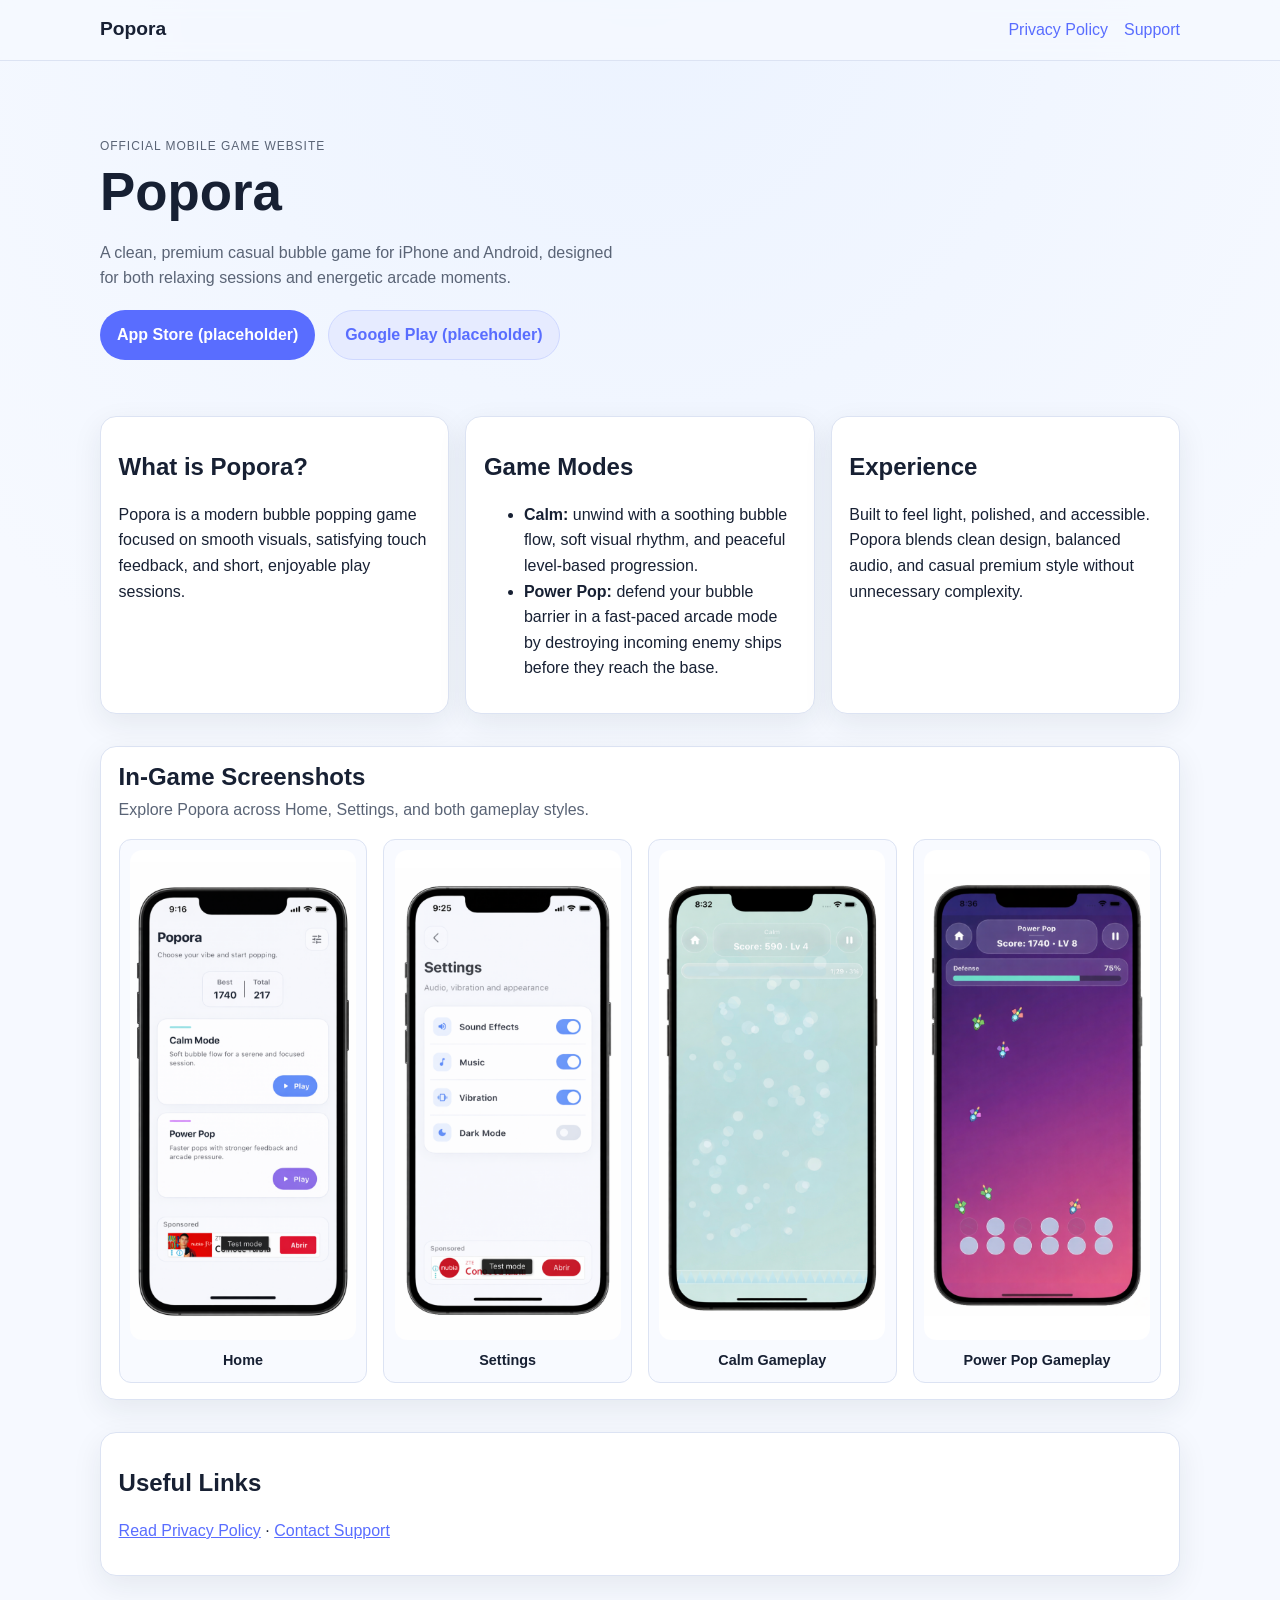
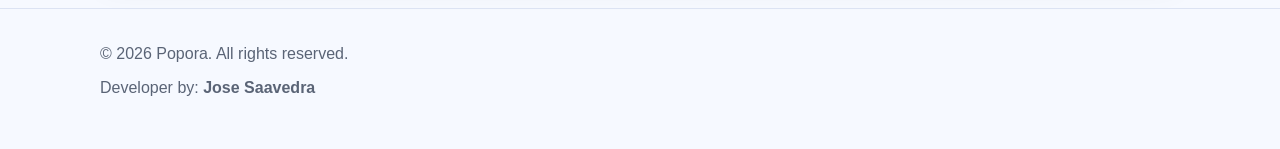
<file: index.html>
<!DOCTYPE html>
<html lang="en">
  <head>
    <meta charset="UTF-8" />
    <meta name="viewport" content="width=device-width, initial-scale=1.0" />
    <meta
      name="description"
      content="Popora is a premium casual mobile bubble game with two play styles: Calm and Power Pop."
    />
    <title>Popora | Official Website</title>
    <link rel="icon" href="assets/icons/favicon.svg" type="image/svg+xml" />
    <link rel="shortcut icon" href="assets/icons/favicon.svg" type="image/svg+xml" />
    <link rel="stylesheet" href="css/styles.css" />
  </head>
  <body>
    <header class="site-header">
      <nav class="container nav">
        <a class="brand" href="index.html">Popora</a>
        <div class="nav-links">
          <a href="privacy.html">Privacy Policy</a>
          <a href="support.html">Support</a>
        </div>
      </nav>
    </header>

    <main>
      <section class="hero container">
        <p class="eyebrow">Official Mobile Game Website</p>
        <h1>Popora</h1>
        <p class="lead">
          A clean, premium casual bubble game for iPhone and Android, designed for
          both relaxing sessions and energetic arcade moments.
        </p>
        <div class="cta-row">
          <a class="button" href="https://apps.apple.com/REPLACE_WITH_APPLE_LINK" target="_blank" rel="noopener">App Store (placeholder)</a>
          <a class="button button-secondary" href="https://play.google.com/store/apps/details?id=REPLACE_WITH_ANDROID_PACKAGE" target="_blank" rel="noopener">Google Play (placeholder)</a>
        </div>
      </section>

      <section class="container card-grid" aria-label="About Popora sections">
        <article class="card">
          <h2>What is Popora?</h2>
          <p>
            Popora is a modern bubble popping game focused on smooth visuals,
            satisfying touch feedback, and short, enjoyable play sessions.
          </p>
        </article>
        <article class="card">
          <h2>Game Modes</h2>
          <ul>
            <li><strong>Calm:</strong> unwind with a soothing bubble flow, soft visual rhythm, and peaceful level-based progression.</li>
            <li><strong>Power Pop:</strong> defend your bubble barrier in a fast-paced arcade mode by destroying incoming enemy ships before they reach the base.</li>
          </ul>
        </article>
        <article class="card">
          <h2>Experience</h2>
          <p>
            Built to feel light, polished, and accessible. Popora blends clean design,
            balanced audio, and casual premium style without unnecessary complexity.
          </p>
        </article>
      </section>

      <section class="container screenshots" aria-label="Popora screenshots">
        <div class="section-heading">
          <h2>In-Game Screenshots</h2>
          <p>Explore Popora across Home, Settings, and both gameplay styles.</p>
        </div>
        <div class="screenshot-grid">
          <figure class="screenshot-card">
            <img src="assets/images/home-1290x2796.png" alt="Popora home screen" loading="lazy" />
            <figcaption>Home</figcaption>
          </figure>
          <figure class="screenshot-card">
            <img src="assets/images/settings-1290x2796.png" alt="Popora settings screen" loading="lazy" />
            <figcaption>Settings</figcaption>
          </figure>
          <figure class="screenshot-card">
            <img src="assets/images/game-calm-1290x2796.png" alt="Popora calm gameplay mode" loading="lazy" />
            <figcaption>Calm Gameplay</figcaption>
          </figure>
          <figure class="screenshot-card">
            <img src="assets/images/game-power-pop-1290x2796.png" alt="Popora power pop gameplay mode" loading="lazy" />
            <figcaption>Power Pop Gameplay</figcaption>
          </figure>
        </div>
      </section>

      <section class="container quick-links">
        <h2>Useful Links</h2>
        <p>
          <a href="privacy.html">Read Privacy Policy</a> ·
          <a href="support.html">Contact Support</a>
        </p>
      </section>
    </main>

    <footer class="site-footer">
      <div class="container">
        <p>© <span id="year"></span> Popora. All rights reserved.</p>
        <p class="footer-meta">Developer by: <strong>Jose Saavedra</strong></p>
      </div>
    </footer>

    <script src="js/main.js"></script>
  </body>
</html>
</file>
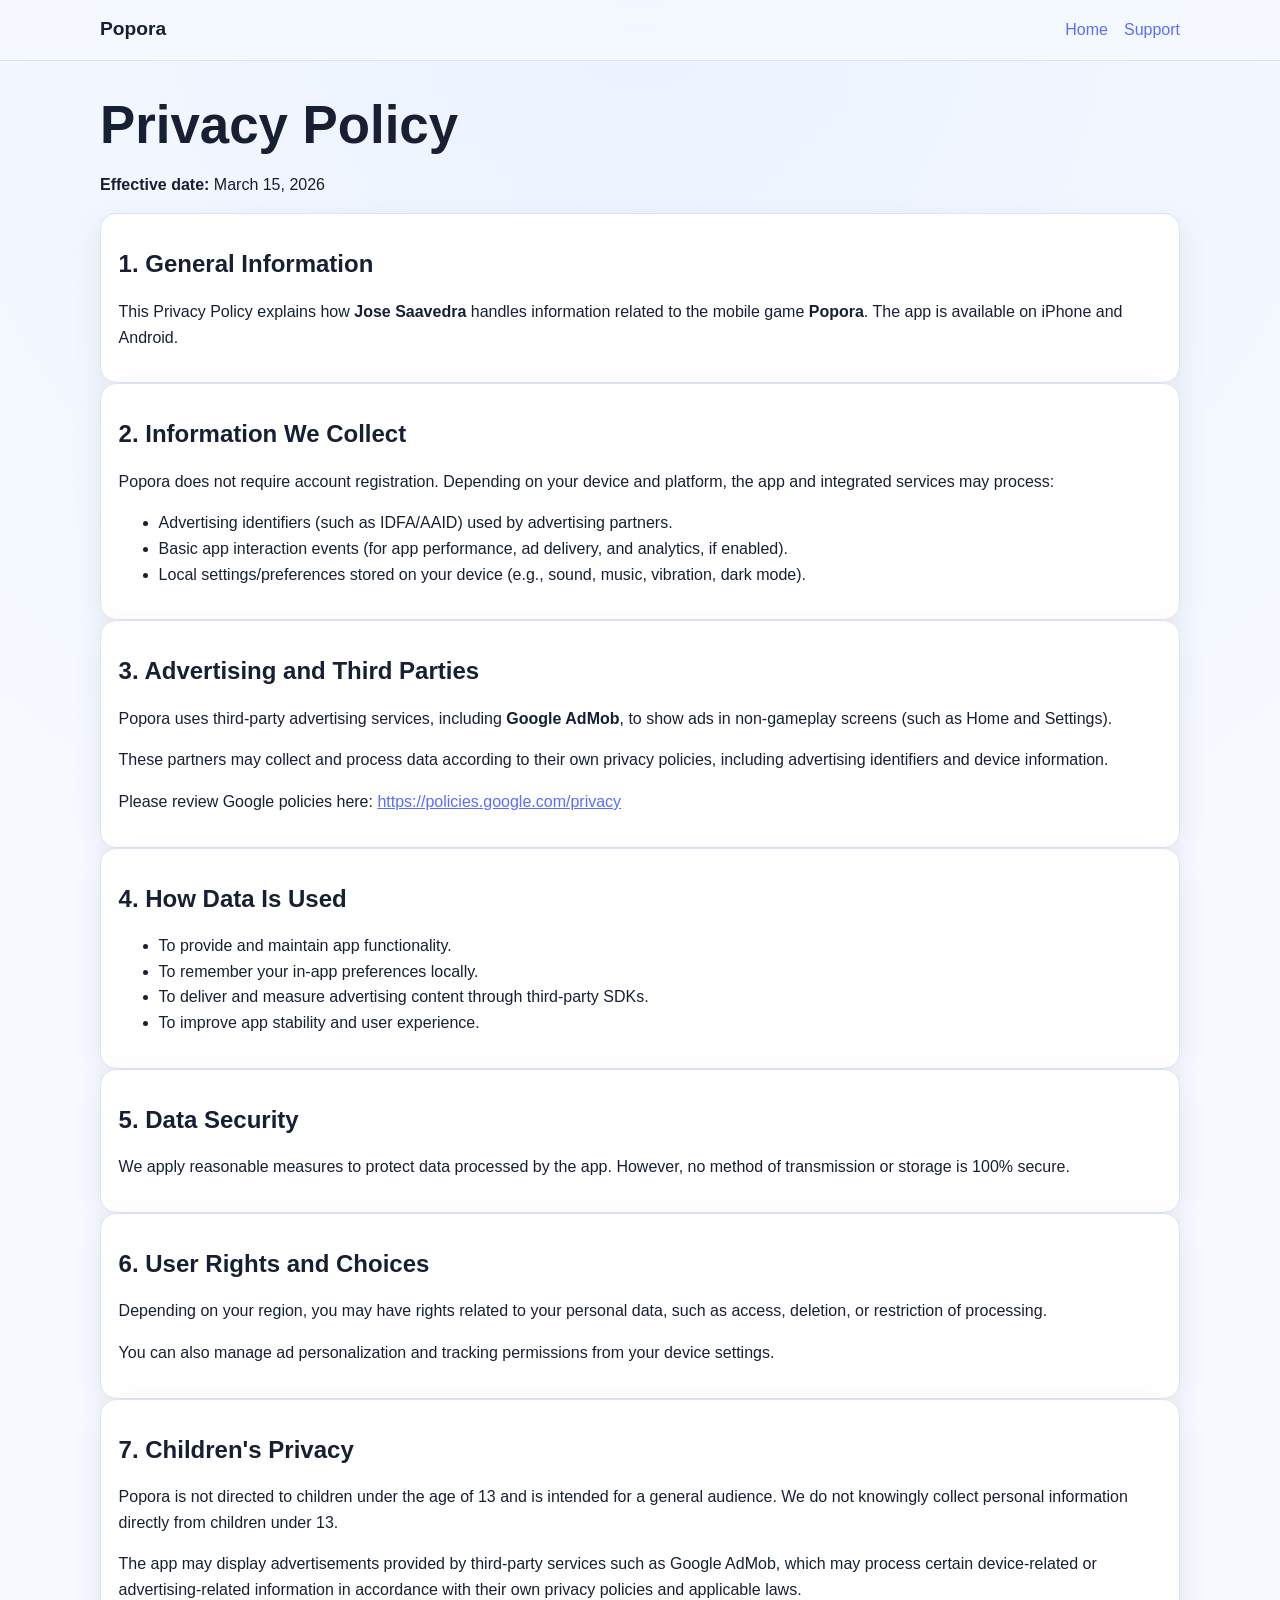
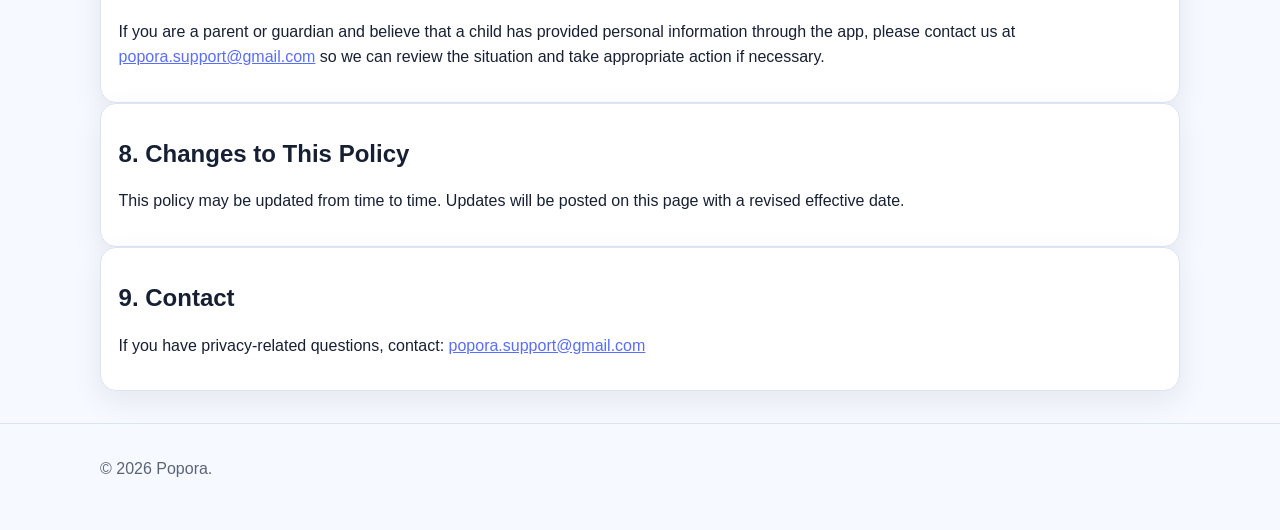
<file: privacy.html>
<!DOCTYPE html>
<html lang="en">
  <head>
    <meta charset="UTF-8" />
    <meta name="viewport" content="width=device-width, initial-scale=1.0" />
    <meta name="description" content="Popora privacy policy." />
    <title>Popora | Privacy Policy</title>
    <link rel="icon" href="assets/icons/favicon.svg" type="image/svg+xml" />
    <link rel="shortcut icon" href="assets/icons/favicon.svg" type="image/svg+xml" />
    <link rel="stylesheet" href="css/styles.css" />
  </head>
  <body>
    <header class="site-header">
      <nav class="container nav">
        <a class="brand" href="index.html">Popora</a>
        <div class="nav-links">
          <a href="index.html">Home</a>
          <a href="support.html">Support</a>
        </div>
      </nav>
    </header>

    <main class="container legal-page">
      <h1>Privacy Policy</h1>
      <p><strong>Effective date:</strong> March 15, 2026</p>

      <section>
        <h2>1. General Information</h2>
        <p>
          This Privacy Policy explains how <strong>Jose Saavedra</strong>
          handles information related to the mobile game <strong>Popora</strong>.
          The app is available on iPhone and Android.
        </p>
      </section>

      <section>
        <h2>2. Information We Collect</h2>
        <p>Popora does not require account registration. Depending on your device and platform, the app and integrated services may process:</p>
        <ul>
          <li>Advertising identifiers (such as IDFA/AAID) used by advertising partners.</li>
          <li>Basic app interaction events (for app performance, ad delivery, and analytics, if enabled).</li>
          <li>Local settings/preferences stored on your device (e.g., sound, music, vibration, dark mode).</li>
        </ul>
      </section>

      <section>
        <h2>3. Advertising and Third Parties</h2>
        <p>
          Popora uses third-party advertising services, including <strong>Google AdMob</strong>,
          to show ads in non-gameplay screens (such as Home and Settings).
        </p>
        <p>
          These partners may collect and process data according to their own privacy policies,
          including advertising identifiers and device information.
        </p>
        <p>
          Please review Google policies here:
          <a href="https://policies.google.com/privacy" target="_blank" rel="noopener">https://policies.google.com/privacy</a>
        </p>
      </section>

      <section>
        <h2>4. How Data Is Used</h2>
        <ul>
          <li>To provide and maintain app functionality.</li>
          <li>To remember your in-app preferences locally.</li>
          <li>To deliver and measure advertising content through third-party SDKs.</li>
          <li>To improve app stability and user experience.</li>
        </ul>
      </section>

      <section>
        <h2>5. Data Security</h2>
        <p>
          We apply reasonable measures to protect data processed by the app.
          However, no method of transmission or storage is 100% secure.
        </p>
      </section>

      <section>
        <h2>6. User Rights and Choices</h2>
        <p>Depending on your region, you may have rights related to your personal data, such as access, deletion, or restriction of processing.</p>
        <p>
          You can also manage ad personalization and tracking permissions from your device settings.
        </p>
      </section>

      <section>
        <h2>7. Children's Privacy</h2>
        <p>
          Popora is not directed to children under the age of 13 and is intended for a general audience.
          We do not knowingly collect personal information directly from children under 13.
        </p>
        <p>
          The app may display advertisements provided by third-party services such as Google AdMob, which
          may process certain device-related or advertising-related information in accordance with their own
          privacy policies and applicable laws.
        </p>
        <p>
          If you are a parent or guardian and believe that a child has provided personal information through
          the app, please contact us at <a href="mailto:popora.support@gmail.com">popora.support@gmail.com</a> so we can review the situation and take
          appropriate action if necessary.
        </p>
      </section>

      <section>
        <h2>8. Changes to This Policy</h2>
        <p>
          This policy may be updated from time to time. Updates will be posted on this page
          with a revised effective date.
        </p>
      </section>

      <section>
        <h2>9. Contact</h2>
        <p>
          If you have privacy-related questions, contact:
          <a href="mailto:popora.support@gmail.com">popora.support@gmail.com</a>
        </p>
      </section>
    </main>

    <footer class="site-footer">
      <div class="container">
        <p>© <span id="year"></span> Popora.</p>
      </div>
    </footer>

    <script src="js/main.js"></script>
  </body>
</html>
</file>
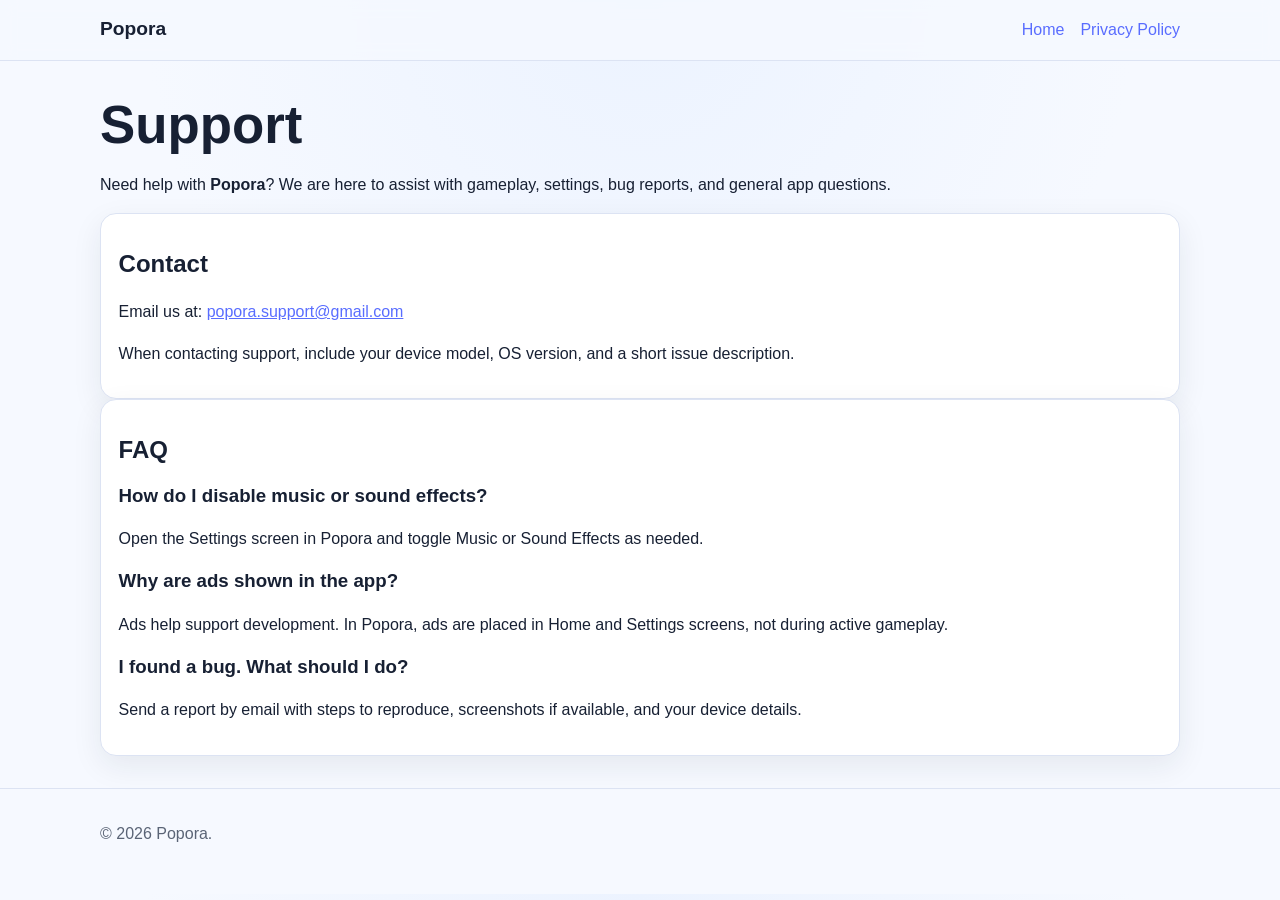
<file: support.html>
<!DOCTYPE html>
<html lang="en">
  <head>
    <meta charset="UTF-8" />
    <meta name="viewport" content="width=device-width, initial-scale=1.0" />
    <meta name="description" content="Popora support page." />
    <title>Popora | Support</title>
    <link rel="icon" href="assets/icons/favicon.svg" type="image/svg+xml" />
    <link rel="shortcut icon" href="assets/icons/favicon.svg" type="image/svg+xml" />
    <link rel="stylesheet" href="css/styles.css" />
  </head>
  <body>
    <header class="site-header">
      <nav class="container nav">
        <a class="brand" href="index.html">Popora</a>
        <div class="nav-links">
          <a href="index.html">Home</a>
          <a href="privacy.html">Privacy Policy</a>
        </div>
      </nav>
    </header>

    <main class="container support-page">
      <h1>Support</h1>
      <p>
        Need help with <strong>Popora</strong>? We are here to assist with gameplay,
        settings, bug reports, and general app questions.
      </p>

      <section class="card">
        <h2>Contact</h2>
        <p>
          Email us at:
          <a href="mailto:popora.support@gmail.com">popora.support@gmail.com</a>
        </p>
        <p>When contacting support, include your device model, OS version, and a short issue description.</p>
      </section>

      <section class="card">
        <h2>FAQ</h2>
        <h3>How do I disable music or sound effects?</h3>
        <p>Open the Settings screen in Popora and toggle Music or Sound Effects as needed.</p>

        <h3>Why are ads shown in the app?</h3>
        <p>Ads help support development. In Popora, ads are placed in Home and Settings screens, not during active gameplay.</p>

        <h3>I found a bug. What should I do?</h3>
        <p>Send a report by email with steps to reproduce, screenshots if available, and your device details.</p>
      </section>
    </main>

    <footer class="site-footer">
      <div class="container">
        <p>© <span id="year"></span> Popora.</p>
      </div>
    </footer>

    <script src="js/main.js"></script>
  </body>
</html>
</file>
<file: css/styles.css>
:root {
  --bg: #f6f9ff;
  --surface: #ffffff;
  --text: #172033;
  --muted: #5a6476;
  --primary: #596dff;
  --primary-soft: #e6ebff;
  --border: #dce3f3;
  --radius: 16px;
  --shadow: 0 10px 30px rgba(23, 32, 51, 0.08);
}

* {
  box-sizing: border-box;
}

body {
  margin: 0;
  font-family: Inter, -apple-system, BlinkMacSystemFont, "Segoe UI", Roboto, sans-serif;
  line-height: 1.6;
  color: var(--text);
  background: radial-gradient(circle at top, #ecf3ff 0%, var(--bg) 45%);
}

a {
  color: var(--primary);
}

.container {
  width: min(1080px, 92%);
  margin: 0 auto;
}

.site-header {
  position: sticky;
  top: 0;
  backdrop-filter: blur(8px);
  background: rgba(246, 249, 255, 0.8);
  border-bottom: 1px solid var(--border);
}

.nav {
  display: flex;
  justify-content: space-between;
  align-items: center;
  padding: 0.9rem 0;
}

.brand {
  font-size: 1.2rem;
  font-weight: 700;
  text-decoration: none;
  color: var(--text);
}

.nav-links {
  display: flex;
  gap: 1rem;
}

.nav-links a {
  text-decoration: none;
  font-weight: 500;
}

.hero {
  padding: 4rem 0 2.5rem;
}

.eyebrow {
  color: var(--muted);
  text-transform: uppercase;
  letter-spacing: 0.08em;
  font-size: 0.75rem;
  margin-bottom: 0.3rem;
}

h1,
h2,
h3 {
  line-height: 1.2;
}

h1 {
  font-size: clamp(2rem, 5vw, 3.3rem);
  margin: 0;
}

.lead {
  max-width: 60ch;
  color: var(--muted);
}

.cta-row {
  display: flex;
  gap: 0.8rem;
  flex-wrap: wrap;
  margin-top: 1.2rem;
}

.button {
  display: inline-block;
  background: var(--primary);
  color: #fff;
  text-decoration: none;
  border: 1px solid transparent;
  border-radius: 999px;
  padding: 0.7rem 1rem;
  font-weight: 600;
}

.button-secondary {
  background: var(--primary-soft);
  color: var(--primary);
  border-color: #cfd8ff;
}

.card-grid {
  display: grid;
  grid-template-columns: repeat(auto-fit, minmax(220px, 1fr));
  gap: 1rem;
  margin: 1rem auto 2rem;
}

.card,
.screenshots,
.quick-links,
.legal-page section,
.support-page .card {
  background: var(--surface);
  border: 1px solid var(--border);
  border-radius: var(--radius);
  box-shadow: var(--shadow);
  padding: 1rem 1.1rem;
}

.screenshots,
.quick-links,
.legal-page,
.support-page,
.not-found {
  margin-bottom: 2rem;
}

.section-heading {
  margin-bottom: 1rem;
}

.section-heading h2 {
  margin: 0 0 0.35rem;
}

.section-heading p {
  margin: 0;
  color: var(--muted);
}

.screenshot-grid {
  display: grid;
  grid-template-columns: repeat(auto-fit, minmax(200px, 1fr));
  gap: 1rem;
}

.screenshot-card {
  margin: 0;
  background: #f8faff;
  border: 1px solid var(--border);
  border-radius: calc(var(--radius) - 4px);
  padding: 0.65rem;
}

.screenshot-card img {
  width: 100%;
  height: auto;
  aspect-ratio: 1290 / 2796;
  object-fit: cover;
  border-radius: 12px;
  display: block;
}

.screenshot-card figcaption {
  margin-top: 0.55rem;
  font-size: 0.9rem;
  font-weight: 600;
  color: var(--text);
  text-align: center;
}

.site-footer {
  border-top: 1px solid var(--border);
  padding: 1rem 0 2rem;
  color: var(--muted);
}

.footer-meta {
  margin-top: -0.5rem;
}

.legal-page,
.support-page,
.not-found {
  padding-top: 2rem;
}

.not-found {
  min-height: 70vh;
  display: grid;
  place-content: center;
  text-align: center;
}

@media (max-width: 640px) {
  .nav {
    flex-direction: column;
    align-items: flex-start;
    gap: 0.4rem;
  }
}
</file>
